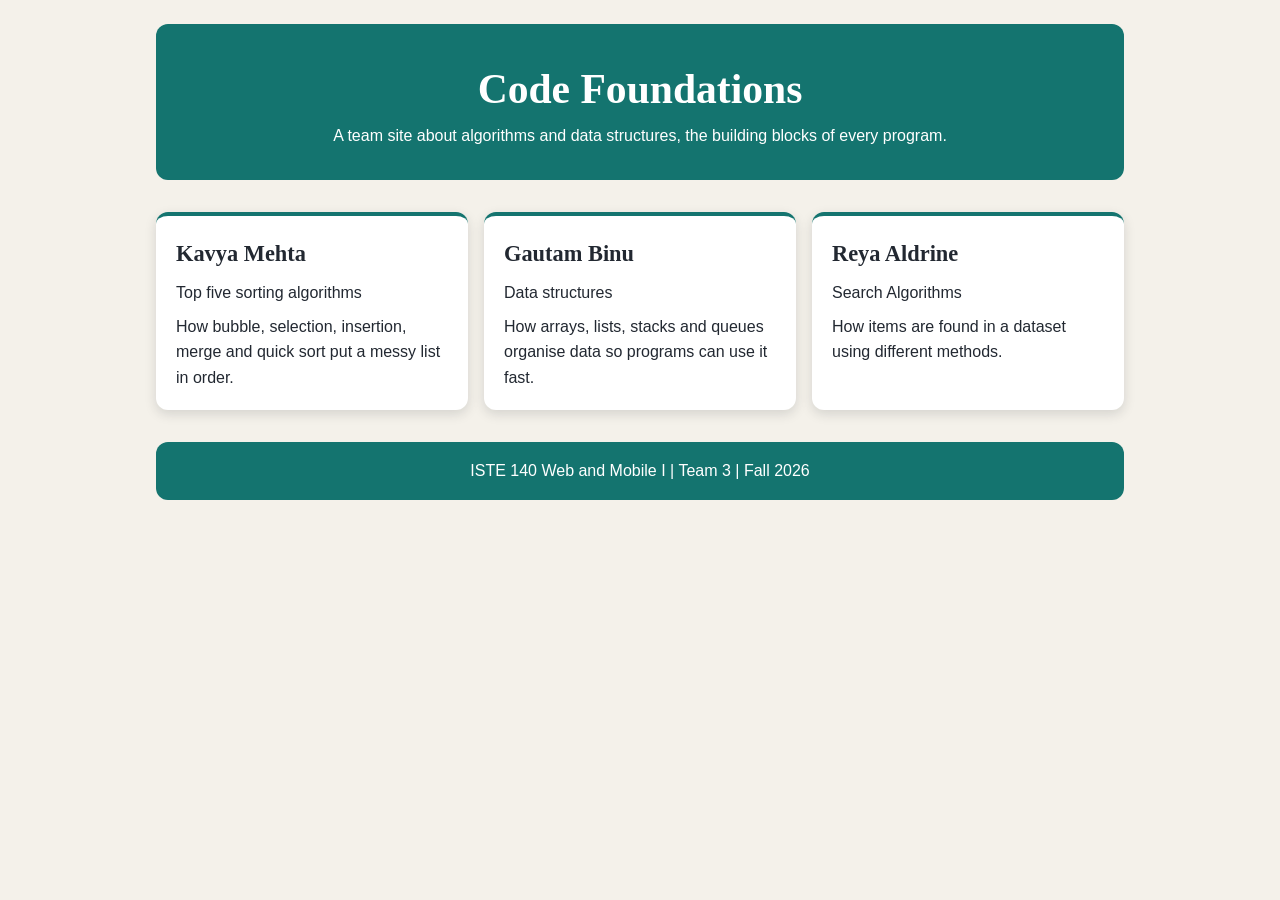
<file: index.html>
<!DOCTYPE html>
<!-- Team 3 home page -->
<html lang="en">
<head>
  <meta charset="utf-8">
  <meta name="viewport" content="width=device-width, initial-scale=1">
  <title>Code Foundations: Team 3</title>
  <link rel="stylesheet" href="index.css">
</head>
<body>
  <!-- one grid container holds the header, the member cards and the footer -->
  <div class="home">

    <header class="home-header">
      <h1>Code Foundations</h1>
      <p>A team site about algorithms and data structures, the building blocks of every program.</p>
    </header>

    <!-- one link card per team member -->
    <main class="members">
      <a class="member" href="kavya/kavya.html">
        <h2>Kavya Mehta</h2>
        <p>Top five sorting algorithms</p>
        <p>How bubble, selection, insertion, merge and quick sort put a messy list in order.</p>
      </a>
      <a class="member" href="gautam/gautam.html">
        <h2>Gautam Binu</h2>
        <p>Data structures</p>
        <p>How arrays, lists, stacks and queues organise data so programs can use it fast.</p>
      </a>
      <a class="member" href="reya/reya.html">
        <h2>Reya Aldrine</h2>
        <p>Search Algorithms</p>
        <p>How items are found in a dataset using different methods.</p>
      </a>
    </main>

    <footer class="home-footer">
      <p>ISTE 140 Web and Mobile I | Team 3 | Fall 2026</p>
    </footer>

  </div>
</body>
</html>
</file>
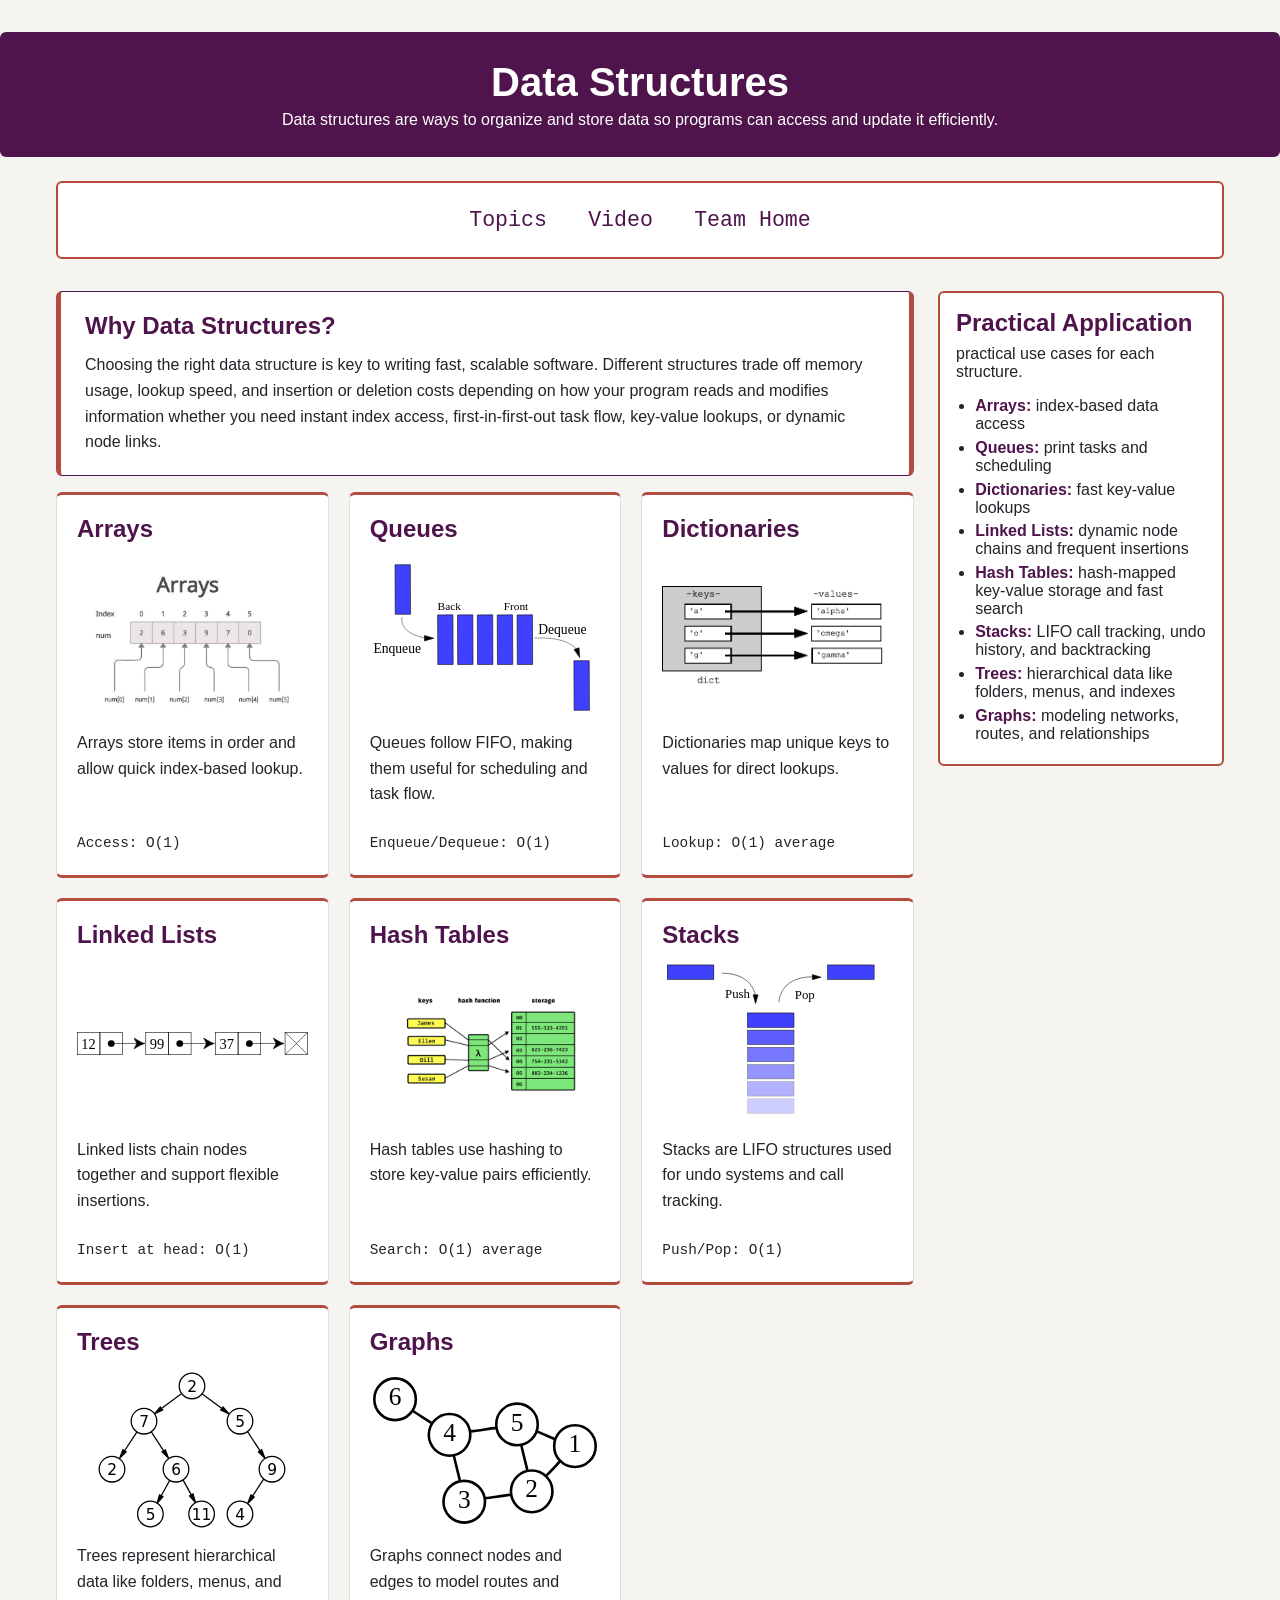
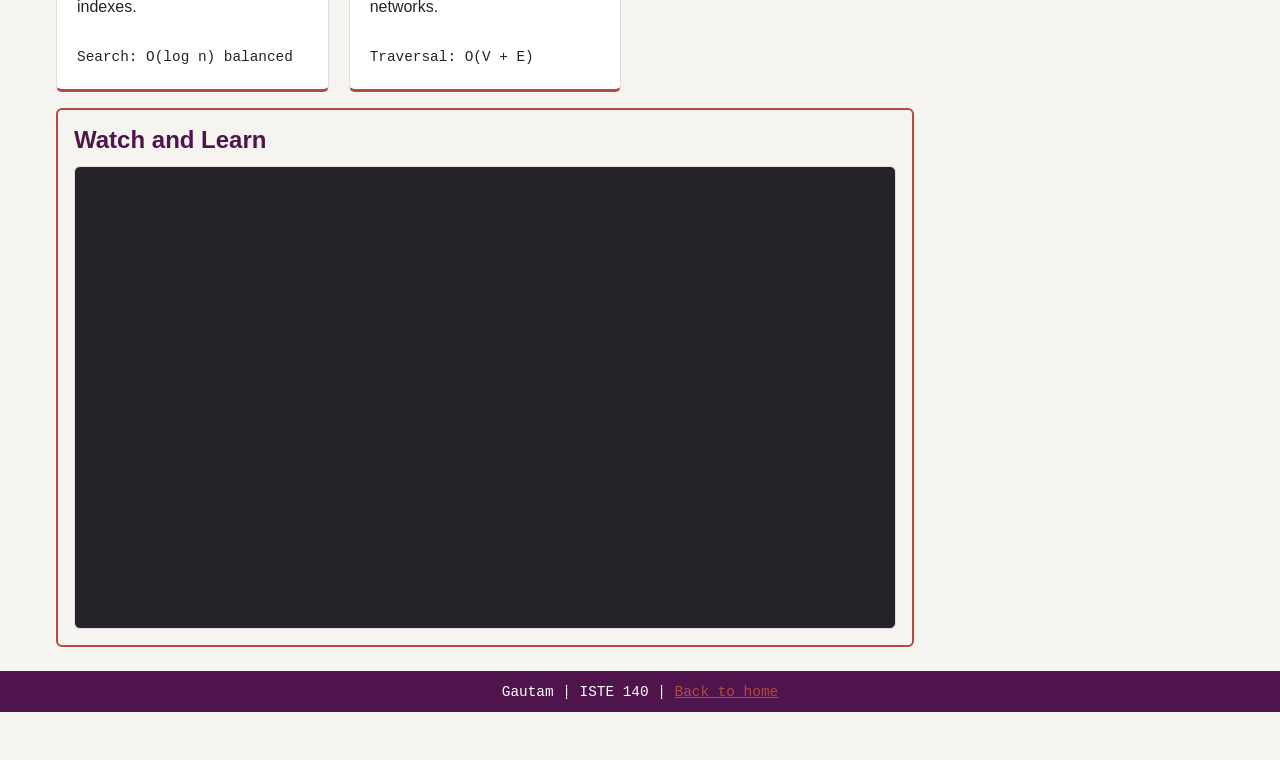
<file: gautam/gautam.html>
<!-- GAUTAM BINU - 430009508 - Team 3 -->
<!-- HTML document for the Gautam data structures page. -->

<!DOCTYPE html>
<html lang="en">
<head>
	<!-- Character encoding and responsive viewport settings. -->
	<meta charset="UTF-8">
	<meta name="viewport" content="width=device-width, initial-scale=1.0">
	<title>Gautam - Data Structures</title>
	<!-- Connects this page to its external stylesheet. -->
	<link rel="stylesheet" href="assets/css/gautam.css">
</head>
<body>
	<!-- CRAP: Grid creates alignment and a clear content structure. -->
	<main class="page">
		<!-- Hero introduction: Contrast uses purple and white. -->
		<header class="hero">
			<h1>Data Structures</h1>
			<p>
				Data structures are ways to organize and store data so programs can access
				and update it efficiently.
			</p>
		</header>

		<!-- Navigation links; repetition gives all links consistent styling. -->
		<nav class="top-nav" aria-label="Main navigation">
            <div id="nav-content">
			<a href="#topics">Topics</a>
			<a href="#video">Video</a>
			<a href="../index.html">Team Home</a>
            </div>
		</nav>

		<!-- Main content column: proximity keeps related topic information together. -->
		<section class="main-content">
			<!-- Introduction section highlights why structure choices matter. -->
			<section class="why-data-structures">
				<h2>Why Data Structures?</h2>
				<p>Choosing the right data structure is key to writing fast, scalable software. Different structures trade off memory usage, lookup speed, and insertion or deletion costs depending on how your program reads and modifies information whether you need instant index access, first-in-first-out task flow, key-value lookups, or dynamic node links.</p>
			</section>

			<!-- Two-column topic grid; each card follows the same repeated layout. -->
			<section class="topics" id="topics" aria-label="Data structure topics">
				<article class="card">
					<h2>Arrays</h2>
					<!-- Source: https://encrypted-tbn0.gstatic.com/images?q=tbn:ANd9GcQZkH6gpKKJIBrWOGnV715JqkT33BHIFEyxOYao2fsXyxzTXG-cB7Tj9M0&s=10 -->
					<img src="assets/img/array.jpg" alt="Array diagram">
					<p>Arrays store items in order and allow quick index-based lookup.</p>
					<p class="complexity">Access: O(1)</p>
				</article>

				<article class="card">
					<h2>Queues</h2>
					<!-- Source: https://upload.wikimedia.org/wikipedia/commons/5/52/Data_Queue.svg -->
					<img src="assets/img/data_queue.svg" alt="Queue diagram">
					<p>Queues follow FIFO, making them useful for scheduling and task flow.</p>
					<p class="complexity">Enqueue/Dequeue: O(1)</p>
				</article>

				<article class="card">
					<h2>Dictionaries</h2>
					<!-- Source: https://developers.google.com/static/edu/python/images/dict.png -->
					<img src="assets/img/dict.png" alt="Dictionary map diagram">
					<p>Dictionaries map unique keys to values for direct lookups.</p>
					<p class="complexity">Lookup: O(1) average</p>
				</article>

				<article class="card">
					<h2>Linked Lists</h2>
					<!-- Source: https://upload.wikimedia.org/wikipedia/commons/6/6d/Singly-linked-list.svg -->
					<img src="assets/img/singly_linked_list.svg" alt="Linked list diagram">
					<p>Linked lists chain nodes together and support flexible insertions.</p>
					<p class="complexity">Insert at head: O(1)</p>
				</article>

				<article class="card">
					<h2>Hash Tables</h2>
					<!-- Source: https://encrypted-tbn0.gstatic.com/images?q=tbn:ANd9GcT_YbtTptivn43xENTy34uURBOLG6KGq9XdWK5vSpH_A8HypD9dmowFmRb4&s=10 -->
					<img src="assets/img/hash.png" alt="Hash table diagram">
					<p>Hash tables use hashing to store key-value pairs efficiently.</p>
					<p class="complexity">Search: O(1) average</p>
				</article>

				<article class="card">
					<h2>Stacks</h2>
					<!-- Source: https://upload.wikimedia.org/wikipedia/commons/2/29/Data_stack.svg -->
					<img src="assets/img/data_stack.svg" alt="Stack diagram">
					<p>Stacks are LIFO structures used for undo systems and call tracking.</p>
					<p class="complexity">Push/Pop: O(1)</p>
				</article>

				<article class="card">
					<h2>Trees</h2>
					<!-- Source: https://upload.wikimedia.org/wikipedia/commons/f/f7/Binary_tree.svg -->
					<img src="assets/img/binary_tree.svg" alt="Tree diagram">
					<p>Trees represent hierarchical data like folders, menus, and indexes.</p>
					<p class="complexity">Search: O(log n) balanced</p>
				</article>

				<article class="card">
					<h2>Graphs</h2>
					<!-- Source: https://upload.wikimedia.org/wikipedia/commons/5/5b/6n-graf.svg -->
					<img src="assets/img/graf.svg" alt="Graph diagram">
					<p>Graphs connect nodes and edges to model routes and networks.</p>
					<p class="complexity">Traversal: O(V + E)</p>
				</article>
			</section>

			<!-- Video section provides a visual explanation of data structures. -->
			<section class="video-section" id="video" aria-label="Data structures video">
				<h2>Watch and Learn</h2>
				<div class="video-wrapper">
					<iframe width="560" height="315" src="https://www.youtube.com/embed/vVL6NFzr0Rg?si=HgJhHy-yZl5aAI7g" title="YouTube video player" allow="accelerometer; autoplay; clipboard-write; encrypted-media; gyroscope; picture-in-picture; web-share" referrerpolicy="strict-origin-when-cross-origin" allowfullscreen></iframe>
				</div>
			</section>
		</section>

		<!-- Sidebar: proximity groups practical examples beside the main content. -->
		<aside class="sidebar" aria-label="Sidebar">
			<h2>Practical Application</h2>
			<p>practical use cases for each structure.</p>
			<ul>
				<li><span class="term">Arrays:</span> index-based data access</li>
				<li><span class="term">Queues:</span> print tasks and scheduling</li>
				<li><span class="term">Dictionaries:</span> fast key-value lookups</li>
				<li><span class="term">Linked Lists:</span> dynamic node chains and frequent insertions</li>
				<li><span class="term">Hash Tables:</span> hash-mapped key-value storage and fast search</li>
				<li><span class="term">Stacks:</span> LIFO call tracking, undo history, and backtracking</li>
				<li><span class="term">Trees:</span> hierarchical data like folders, menus, and indexes</li>
				<li><span class="term">Graphs:</span> modeling networks, routes, and relationships</li>
			</ul>
		</aside>

		<!-- Footer provides alignment and a return link. -->
		<footer class="page-footer">
		  <p>Gautam | ISTE 140 | <a href="../index.html">Back to home</a></p>
		</footer>
	</main>
</body>
</html>
</file>
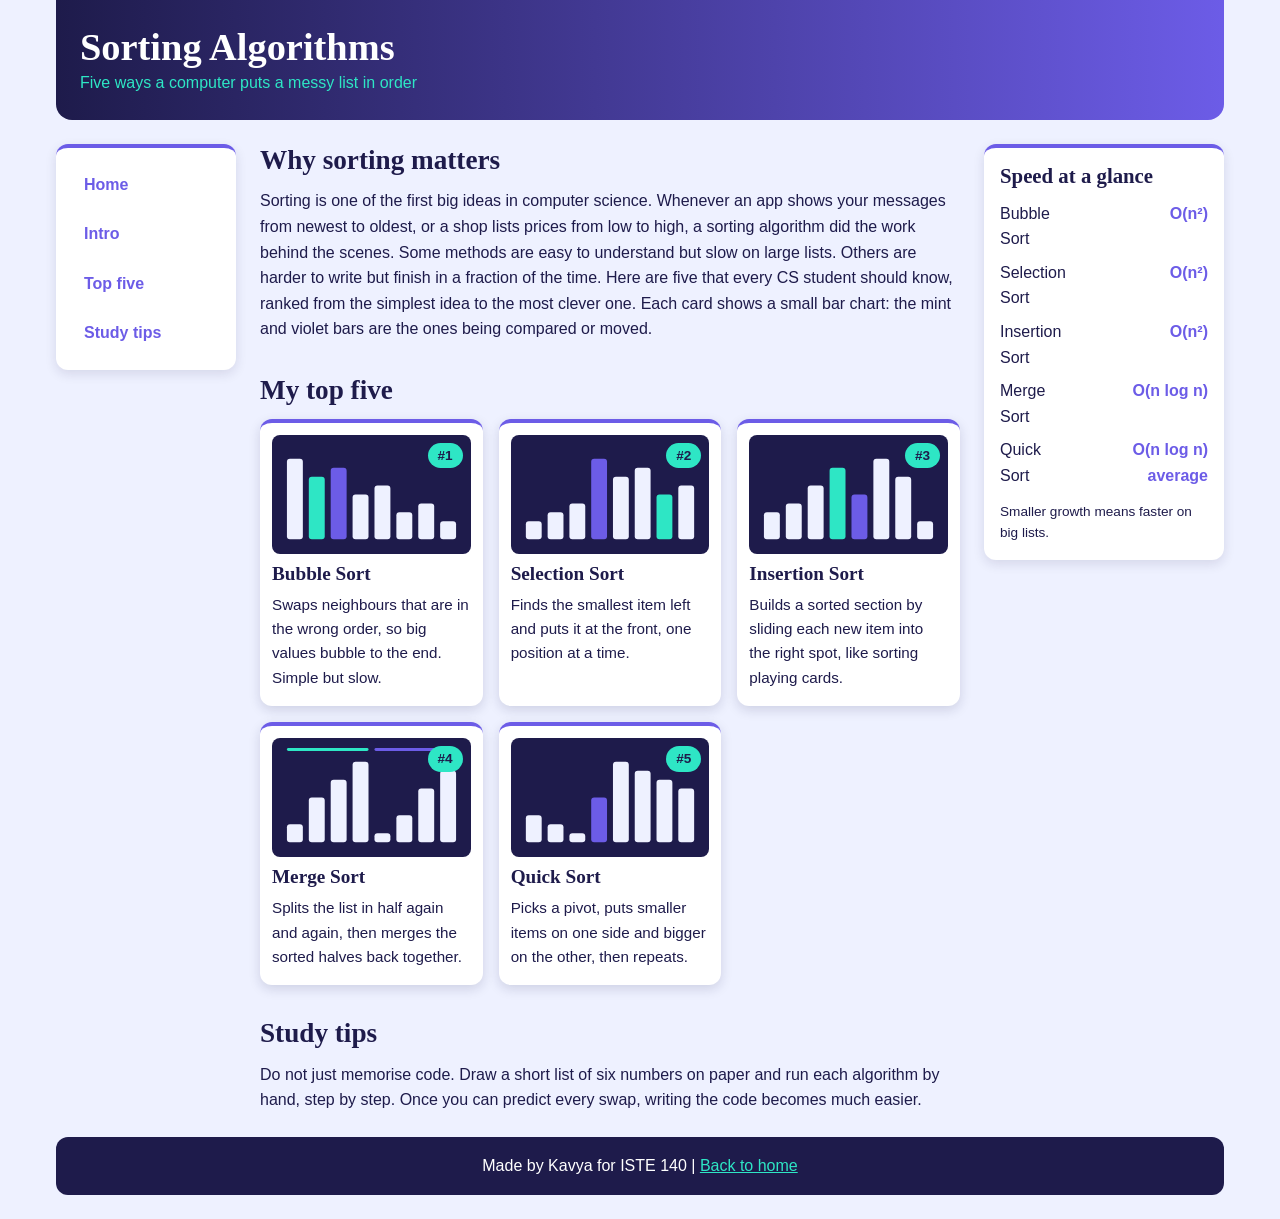
<file: Kavya/kavya.html>
<!DOCTYPE html>
<!-- Name: Kavya | Student ID: 413001957 | Team: 3 -->
<!-- all images are SVG bar charts I drew myself, so nothing needs a citation. -->
<html lang="en">
<head>
  <meta charset="utf-8">
  <meta name="viewport" content="width=device-width, initial-scale=1">
  <title>Sorting Algorithms: A Top Five Guide</title>
  <link rel="stylesheet" href="assets/css/kavya.css">
</head>
<body>
  <!-- one grid container holds header, nav, main, sidebar and footer -->
  <div class="page">

    <header class="site-header">
      <h1>Sorting Algorithms</h1>
      <p>Five ways a computer puts a messy list in order</p>
    </header>

    <!-- left column: navigation -->
    <nav class="site-nav" aria-label="Page navigation">
      <ul>
<li><a href="../index.html">Home</a></li>
        <li><a href="#intro">Intro</a></li>
        <li><a href="#algorithms">Top five</a></li>
        <li><a href="#tips">Study tips</a></li>
      </ul>
    </nav>

    <!-- middle column: main content -->
    <main class="site-main">
      <section id="intro">
        <h2>Why sorting matters</h2>
        <p>Sorting is one of the first big ideas in computer science. Whenever an app shows your messages from newest to oldest, or a shop lists prices from low to high, a sorting algorithm did the work behind the scenes. Some methods are easy to understand but slow on large lists. Others are harder to write but finish in a fraction of the time. Here are five that every CS student should know, ranked from the simplest idea to the most clever one. Each card shows a small bar chart: the mint and violet bars are the ones being compared or moved.</p>
      </section>

      <section id="algorithms">
        <h2>My top five</h2>
        <div class="cards">
          <article class="card">
            <span class="badge">#1</span>
            <img src="assets/img/bubble.svg" alt="Bar chart of a list being sorted by bubble sort, with two neighbouring bars highlighted">
            <h3>Bubble Sort</h3>
            <p>Swaps neighbours that are in the wrong order, so big values bubble to the end. Simple but slow.</p>
          </article>
          <article class="card">
            <span class="badge">#2</span>
            <img src="assets/img/selection.svg" alt="Bar chart showing selection sort picking the smallest remaining bar">
            <h3>Selection Sort</h3>
            <p>Finds the smallest item left and puts it at the front, one position at a time.</p>
          </article>
          <article class="card">
            <span class="badge">#3</span>
            <img src="assets/img/insertion.svg" alt="Bar chart showing insertion sort sliding a bar into its place">
            <h3>Insertion Sort</h3>
            <p>Builds a sorted section by sliding each new item into the right spot, like sorting playing cards.</p>
          </article>
          <article class="card">
            <span class="badge">#4</span>
            <img src="assets/img/merge.svg" alt="Bar chart split into two halves to show merge sort dividing a list">
            <h3>Merge Sort</h3>
            <p>Splits the list in half again and again, then merges the sorted halves back together.</p>
          </article>
          <article class="card">
            <span class="badge">#5</span>
            <img src="assets/img/quick.svg" alt="Bar chart with one highlighted pivot bar for quick sort">
            <h3>Quick Sort</h3>
            <p>Picks a pivot, puts smaller items on one side and bigger on the other, then repeats.</p>
          </article>
        </div>
      </section>

      <section id="tips">
        <h2>Study tips</h2>
        <p>Do not just memorise code. Draw a short list of six numbers on paper and run each algorithm by hand, step by step. Once you can predict every swap, writing the code becomes much easier.</p>
      </section>
    </main>

    <!-- right column: sidebar -->
    <aside class="site-aside">
      <h2>Speed at a glance</h2>
      <dl>
        <dt>Bubble Sort</dt>
        <dd>O(n²)</dd>
        <dt>Selection Sort</dt>
        <dd>O(n²)</dd>
        <dt>Insertion Sort</dt>
        <dd>O(n²)</dd>
        <dt>Merge Sort</dt>
        <dd>O(n log n)</dd>
        <dt>Quick Sort</dt>
        <dd>O(n log n) average</dd>
      </dl>
      <p class="note">Smaller growth means faster on big lists.</p>
    </aside>

    <footer class="site-footer">
      <p>Made by Kavya for ISTE 140 | <a href="../index.html">Back to home</a></p>
    </footer>

  </div>
</body>
</html>
</file>
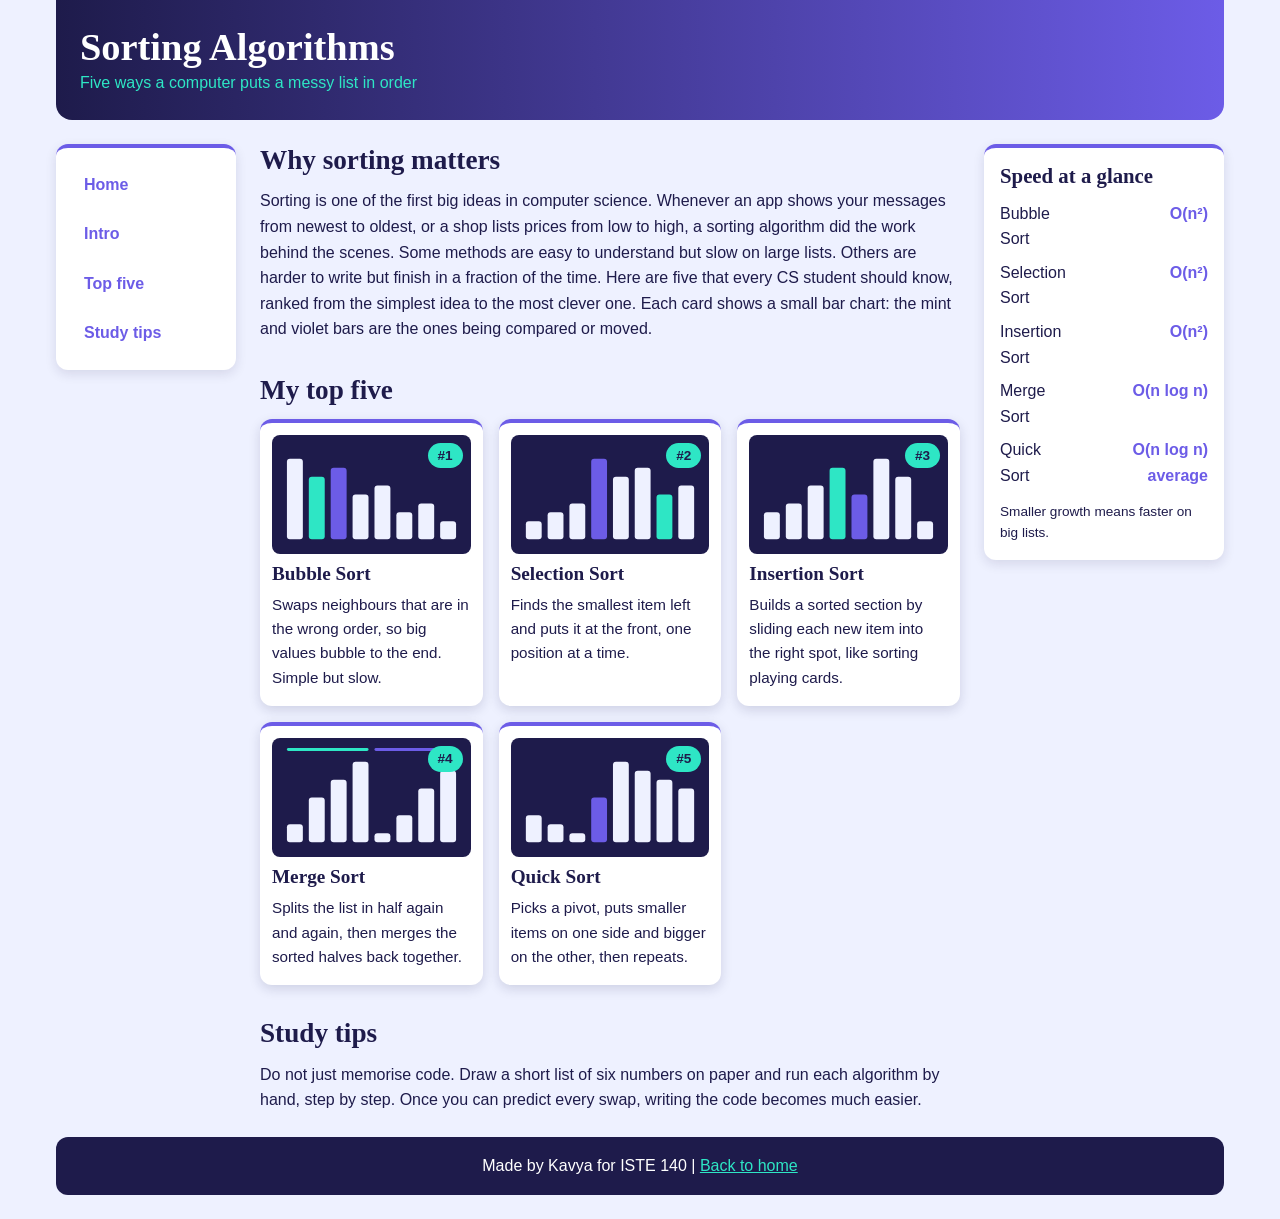
<file: kavya/kavya.html>
<!DOCTYPE html>
<!-- Name: Kavya Malav Mehta | Student ID: 413001957 | Team: 3 -->
<!-- all images are SVG bar charts I drew myself, so nothing needs a citation. -->
<html lang="en">
<head>
  <meta charset="utf-8">
  <meta name="viewport" content="width=device-width, initial-scale=1">
  <title>Sorting Algorithms: A Top Five Guide</title>
  <link rel="stylesheet" href="assets/css/kavya.css">
</head>
<body>
  <!-- one grid container holds header, nav, main, sidebar and footer -->
  <div class="page">

    <header class="site-header">
      <h1>Sorting Algorithms</h1>
      <p>Five ways a computer puts a messy list in order</p>
    </header>

    <!-- left column: navigation -->
    <nav class="site-nav" aria-label="Page navigation">
      <ul>
<li><a href="../index.html">Home</a></li>
        <li><a href="#intro">Intro</a></li>
        <li><a href="#algorithms">Top five</a></li>
        <li><a href="#tips">Study tips</a></li>
      </ul>
    </nav>

    <!-- middle column: main content -->
    <main class="site-main">
      <section id="intro">
        <h2>Why sorting matters</h2>
        <p>Sorting is one of the first big ideas in computer science. Whenever an app shows your messages from newest to oldest, or a shop lists prices from low to high, a sorting algorithm did the work behind the scenes. Some methods are easy to understand but slow on large lists. Others are harder to write but finish in a fraction of the time. Here are five that every CS student should know, ranked from the simplest idea to the most clever one. Each card shows a small bar chart: the mint and violet bars are the ones being compared or moved.</p>
      </section>

      <section id="algorithms">
        <h2>My top five</h2>
        <div class="cards">
          <article class="card">
            <span class="badge">#1</span>
            <img src="assets/img/bubble.svg" alt="Bar chart of a list being sorted by bubble sort, with two neighbouring bars highlighted">
            <h3>Bubble Sort</h3>
            <p>Swaps neighbours that are in the wrong order, so big values bubble to the end. Simple but slow.</p>
          </article>
          <article class="card">
            <span class="badge">#2</span>
            <img src="assets/img/selection.svg" alt="Bar chart showing selection sort picking the smallest remaining bar">
            <h3>Selection Sort</h3>
            <p>Finds the smallest item left and puts it at the front, one position at a time.</p>
          </article>
          <article class="card">
            <span class="badge">#3</span>
            <img src="assets/img/insertion.svg" alt="Bar chart showing insertion sort sliding a bar into its place">
            <h3>Insertion Sort</h3>
            <p>Builds a sorted section by sliding each new item into the right spot, like sorting playing cards.</p>
          </article>
          <article class="card">
            <span class="badge">#4</span>
            <img src="assets/img/merge.svg" alt="Bar chart split into two halves to show merge sort dividing a list">
            <h3>Merge Sort</h3>
            <p>Splits the list in half again and again, then merges the sorted halves back together.</p>
          </article>
          <article class="card">
            <span class="badge">#5</span>
            <img src="assets/img/quick.svg" alt="Bar chart with one highlighted pivot bar for quick sort">
            <h3>Quick Sort</h3>
            <p>Picks a pivot, puts smaller items on one side and bigger on the other, then repeats.</p>
          </article>
        </div>
      </section>

      <section id="tips">
        <h2>Study tips</h2>
        <p>Do not just memorise code. Draw a short list of six numbers on paper and run each algorithm by hand, step by step. Once you can predict every swap, writing the code becomes much easier.</p>
      </section>
    </main>

    <!-- right column: sidebar -->
    <aside class="site-aside">
      <h2>Speed at a glance</h2>
      <dl>
        <dt>Bubble Sort</dt>
        <dd>O(n²)</dd>
        <dt>Selection Sort</dt>
        <dd>O(n²)</dd>
        <dt>Insertion Sort</dt>
        <dd>O(n²)</dd>
        <dt>Merge Sort</dt>
        <dd>O(n log n)</dd>
        <dt>Quick Sort</dt>
        <dd>O(n log n) average</dd>
      </dl>
      <p class="note">Smaller growth means faster on big lists.</p>
    </aside>

    <footer class="site-footer">
      <p>Made by Kavya for ISTE 140 | <a href="../index.html">Back to home</a></p>
    </footer>

  </div>
</body>
</html>
</file>
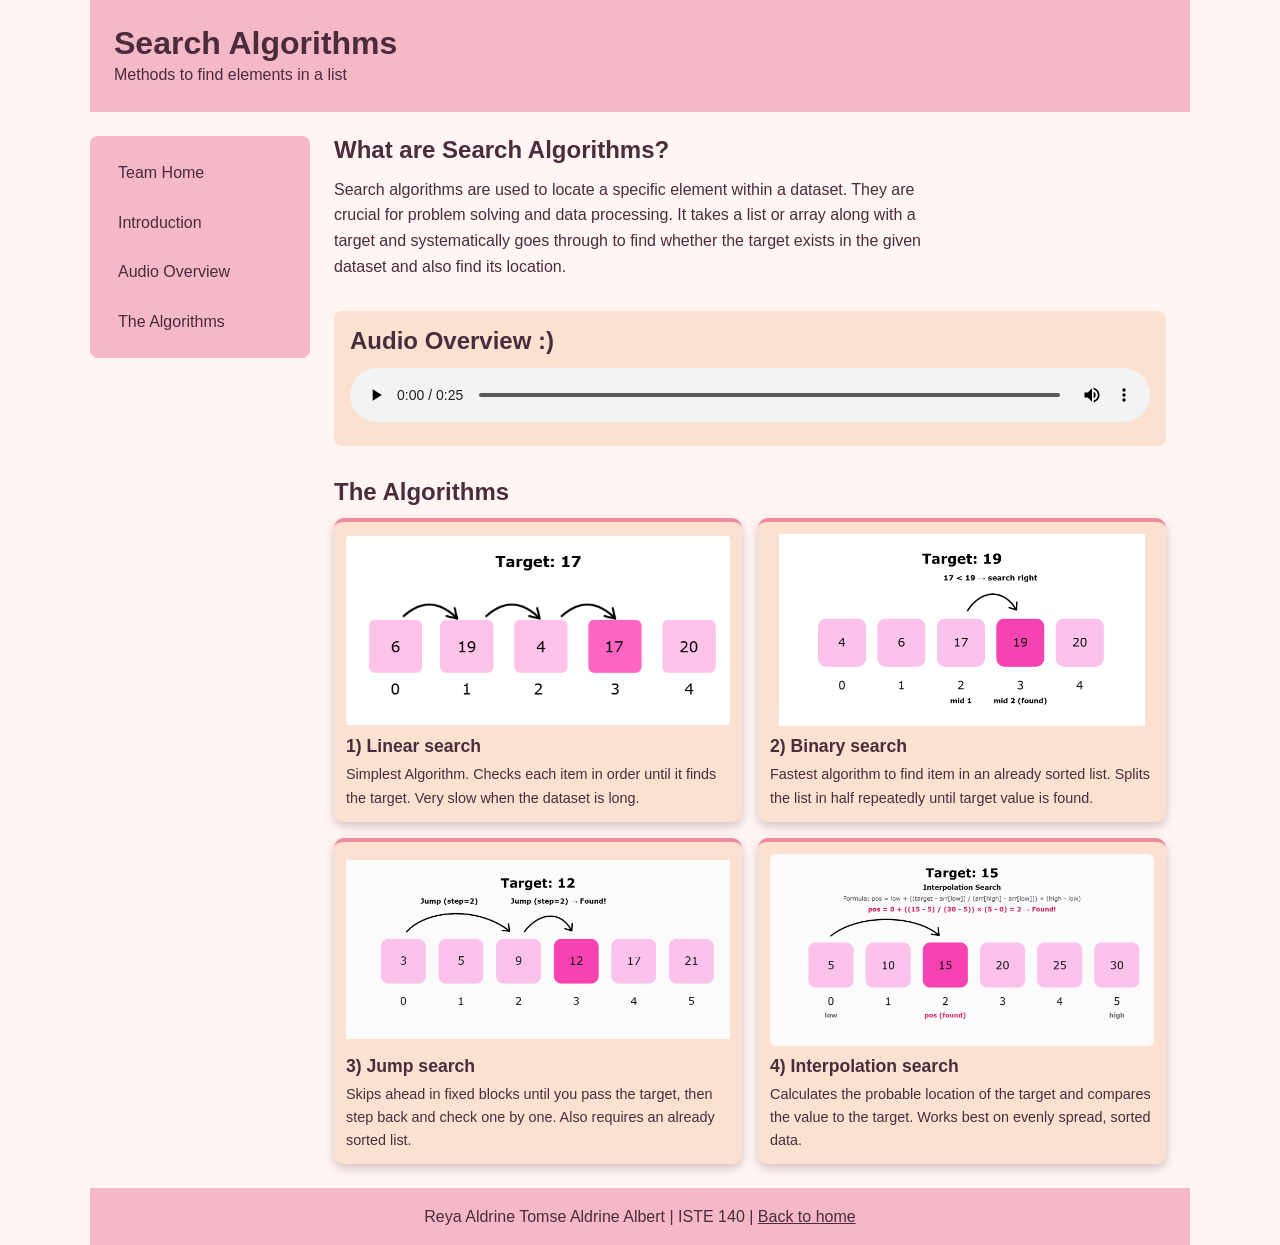
<file: reya/reya.html>
<!-- Name: Reya Aldrine Tomse | UID: 748006484 | Team 3 -->
<!-- The audio element used is my own recording. The images are my own and was created using Canva -->


<!DOCTYPE html>
<html lang="en">
<head>
  <meta charset="utf-8">
  <meta name="viewport" content="width=device-width, initial-scale=1">
  <title> Reya: Search Algorithms </title>
  <link rel="stylesheet" href="assets/css/reya.css">
</head>

<body>
<!-- One grid container holds the header, nav, main area and footer -->
<div class="page">

  <header class="page-header">
    <h1>Search Algorithms</h1>
    <p>Methods to find elements in a list</p>
  </header>

  <!-- Left-hand navigation: first link returns to the team home page -->
  <nav class="page-nav" aria-label="Main navigation">
    <ul>
      <li><a href="../index.html">Team Home</a></li>
      <li><a href="#intro">Introduction</a></li>
      <li><a href="#listen">Audio Overview</a></li>
      <li><a href="#algorithms">The Algorithms</a></li>
    </ul>
  </nav>

  <main class="page-main">
    <section id="intro">
      <h2>What are Search Algorithms?</h2>
      <p> Search algorithms are used to locate a specific element within a dataset. They are crucial for problem solving and data processing. It takes a list or array along with a target and systematically goes through to find whether the target exists in the given dataset and also find its location.  </p>
    </section>

    <section id="listen" class="listen">
      <h2>Audio Overview :) </h2>
      <audio controls>
        <source src="assets/audio/intro.mp3" type="audio/mpeg">
        Your browser does not support the audio element.
      </audio>
    </section>

    <section id="algorithms">
      <h2>The Algorithms</h2>

      <div class="cards">
        <article class="card">
          <img src="assets/images/linear.png" alt="A row of boxes with an arrow checking each box from left to right">
          <h3>1) Linear search</h3>
          <p>Simplest Algorithm. Checks each item in order until it finds the target. Very slow when the dataset is long.</p>
        </article>

        <article class="card">
          <img src="assets/images/binary.png" alt="A row of sorted boxes with the middle box highlighted and the right half crossed out">
          <h3>2) Binary search</h3>
          <p>Fastest algorithm to find item in an already sorted list. Splits the list in half repeatedly until target value is found. </p>
        </article>

        <article class="card">
          <img src="assets/images/jump.png" alt="A row of boxes with arrows jumping over blocks of three">
          <h3>3) Jump search</h3>
          <p>Skips ahead in fixed blocks until you pass the target, then step back and check one by one. Also requires an already sorted list.</p>
        </article>

        <article class="card">
          <img src="assets/images/interpolation.png" alt="A row of boxes with an arrow pointing to a guessed position near the end">
          <h3>4) Interpolation search</h3>
          <p>Calculates the probable location of the target and compares the value to the target. Works best on evenly spread, sorted data.</p>
        </article>

      </div>
    </section>
  </main>

  <footer class="page-footer">
    <p>Reya Aldrine Tomse Aldrine Albert | ISTE 140 | <a href="../index.html">Back to home</a></p>
  </footer>

</div>
</body>
</html>
</file>
<file: index.css>
/* Team 3 home page stylesheet 
   Colours used (only these):
   Charcoal #222831 - text
   Paper    #F4F1EA - page background
   Teal     #14746F - header, footer, card top border, hover background
   White    #FFFFFF - cards, and text on teal
   Fonts: Georgia (headings), Arial (body)
*/

/* Reset: removes default browser spacing */
* {
  box-sizing: border-box;
  margin: 0;
  padding: 0;
}

/* Page background and body text; CONTRAST: dark text on a light background */
body {
  background: #F4F1EA;
  color: #222831;
  font-family: Arial, sans-serif;
  line-height: 1.6;
}

/* Grid container: header, cards and footer stacked in one column with space between groups (PROXIMITY) */
.home {
  display: grid;
  gap: 32px;
  max-width: 1000px;
  margin: 0 auto;
  padding: 24px 16px;
}

/* Header: teal with white text for strong contrast */
.home-header {
  background: #14746F;
  color: #FFFFFF;
  padding: 32px 24px;
  border-radius: 12px;
  text-align: center;
}

/* Headings use the serif font everywhere (REPETITION) */
h1, h2 {
  font-family: Georgia, "Times New Roman", serif;
}

/* Site name size */
.home-header h1 {
  font-size: 2.6rem;
}

/* Card grid: auto-fit puts as many cards in a row as fit, each at least 220px wide */
.members {
  display: grid;
  grid-template-columns: repeat(auto-fit, minmax(220px, 1fr));
  gap: 16px;
}

/* REPETITION: every member card has the same colours, padding, corners and shadow.
   The whole card is a link; it lines up with the same edges as the header. */
.member {
  display: grid;
  gap: 8px;
  align-content: start;
  background: #FFFFFF;
  color: #222831;
  padding: 20px;
  border-radius: 12px;
  border-top: 4px solid #14746F;
  box-shadow: 0 4px 12px rgba(34, 40, 49, 0.15);
  text-decoration: none;
}

/* Hover: the card background turns teal with white text */
.member:hover {
  background: #14746F;
  color: #FFFFFF;
}

/* Member name size */
.member h2 {
  font-size: 1.4rem;
}

/* Footer: same teal colour as the header so the page is framed top and bottom */
.home-footer {
  background: #14746F;
  color: #FFFFFF;
  padding: 16px 24px;
  border-radius: 12px;
  text-align: center;
}
</file>
<file: gautam/assets/css/gautam.css>
/* GAUTAM BINU - 430009508 - Team 3 */

/*
	COLOUR LIST 
	#4E144B - deep purple: hero, footer, headings, links, sidebar terms
	#B34B3E - brick red: borders and accents
	#26222A - near-black: body text and video background
	#E2DDD8 - warm grey: soft borders and hover outlines
	#F6F4F1 - off-white: page background
	#FFFFFF - white: card, nav, sidebar and hero/footer text backgrounds
*/

/* Reset: removes browser default spacing so every element sizes the same way. */
* {
	box-sizing: border-box; /* padding and border count inside the width, so boxes don't overflow */
	margin: 0;              /* clears default browser margins */
	padding: 0;             /* clears default browser padding */
}

/* CONTRAST: dark near-black text on an off-white page keeps reading easy. */
body {
	font-family: Arial, sans-serif; /* clean sans-serif font with a safe fallback */
	color: #26222A;                 /* default text colour for the whole page */
	background: #F6F4F1;            /* soft page background behind all the white boxes */
}

/* ALIGNMENT: a two-column grid lines up the header, nav, main, sidebar and footer. */
.page {
	max-width: 1200px;            /* stops the layout from stretching too wide on big screens */
	margin: 0 auto;               /* centres the page horizontally */
	padding: 2rem 1rem 3rem;      /* space around the edges: top, sides, bottom */
	display: grid;                /* turns the page into a grid container */
	gap: 1.5rem;                  /* even space between all grid rows and columns */
	grid-template-columns: 3fr 1fr; /* main column is 3x wider than the sidebar */
}

/* CONTRAST: white text on deep purple makes the title stand out; it spans the full grid width. */
.hero {
	grid-column: 1 / -1;              /* spans from the first column line to the last */
	grid-row: 1;                      /* sits on the first row */
	background: #4E144B;
	color: #FFFFFF;
	border-radius: 6px;
	padding: 1.75rem;
	text-align: center;
	width: 100vw;                     /* stretches to the full browser width */
	margin-left: calc(50% - 50vw);    /* pulls the box out so it touches both screen edges */
	margin-right: calc(50% - 50vw);
}

/* CONTRAST: the title is the largest text on the page so it is read first. */
.hero h1 {
	font-size: 40px;       /* biggest text on the page */
	margin-bottom: 0.4rem; /* small gap before the intro paragraph */
}

/* ALIGNMENT: the navigation bar sits on its own row and centres its links. */
.top-nav {
	grid-column: 1 / -1;  /* full width row */
	grid-row: 2;          /* sits directly under the hero */
	display: grid;
	place-items: center;  /* centres the links both vertically and horizontally */
	min-height: 78px;     /* keeps the bar a comfortable height */
	padding: 1rem 1.2rem;
	background: #FFFFFF;
	border: 2.5px solid #B34B3E;
	border-radius: 6px;
	margin-bottom: 0.5rem;
}

/* ALIGNMENT: the links sit in one centred row with even gaps. */
#nav-content {
	display: grid;
	grid-auto-flow: column; /* places each link side by side in a row */
	justify-content: center;
	align-items: center;
	gap: 0.75rem;           /* even space between links */
}

/* REPETITION: every nav link shares the same font, colour, padding and corners. */
.top-nav a {
	text-decoration: none;          /* removes the default underline */
	font-family: monospace;
	font-size: 1.35rem;
	color: #4E144B;
	padding: 0.4rem 0.85rem;        /* makes each link a bigger click target */
	border: 1px solid transparent;  /* invisible border reserves space so hover doesn't shift the layout */
	border-radius: 4px;
}

/* REPETITION: all nav links show the same grey outline on hover. */
.top-nav a:hover {
	border-color: #E2DDD8; /* reveals the border when the mouse is over a link */
}

/* ALIGNMENT: the main column sits in the left grid column under the nav. */
.main-content {
	grid-column: 1; /* left column */
	grid-row: 3;    /* third row, beside the sidebar */
	display: grid;
	gap: 1rem;      /* space between intro, cards and video */
}

/* REPETITION: the topic cards sit in an auto-fit grid with equal gaps. If 200px becomes 300px, each card must be wider, so fewer fit per row and the cards wrap to the next row sooner. */
.topics {
	display: grid;
	grid-template-columns: repeat(auto-fit, minmax(200px, 1fr)); /* as many columns as fit, each at least 200px wide */
	gap: 20px;
}

/* REPETITION: every card shares the same border, padding and corners. */
.card {
	display: grid;
	grid-template-rows: auto auto 1fr auto; /* heading, image, description (stretches), complexity label */
	background: #FFFFFF;
	border: 1px solid #E2DDD8;
	border-top: 3px solid #B34B3E;          /* thicker red accent on top... */
	border-bottom: 3px solid #B34B3E;       /* ...and bottom */
	border-radius: 6px;
	padding: 20px;
}

/* REPETITION: every card image is the same height and fits without cropping. */
.card img {
	width: 100%;
	height: 160px;          /* fixed height so all cards line up */
	object-fit: contain;    /* scales the image to fit without cutting or stretching it */
	margin: 0.5rem 0 0.8rem;
}

/* REPETITION: every card heading uses the same purple and weight. */
.card h2 {
	color: #4E144B;
	font-weight: 600;
	margin-bottom: 0.4rem;
}

/* CONTRAST: dark card text with taller line spacing stays easy to read on white. */
.card p {
	color: #26222A;
	line-height: 1.6; /* extra space between lines of text */
}

/* REPETITION: every complexity label uses the same monospace style and purple. */
.complexity {
	margin-top: 0.8rem;
	padding-top: 0.8rem;
	font-family: monospace; /* code-style font suits the Big-O notation */
	font-size: 0.9rem;
	color: #4E144B;
}

/* PROXIMITY: the border and padding group the video content into its own section. */
.video-section {
	border: 2.5px solid #B34B3E;
	border-radius: 6px;
	padding: 1rem;
}

/* ALIGNMENT: the heading sits directly above the video, in the same purple as other headings. */
.video-section h2 {
	margin-bottom: 0.8rem;
	color: #4E144B;
}

/* ALIGNMENT: the video keeps a 16:9 shape and fills the section width. */
.video-wrapper {
	width: 100%;
	aspect-ratio: 16 / 9;  /* keeps the standard widescreen video shape */
	min-height: 420px;     /* prevents the video from getting too small */
	border: 1px solid #E2DDD8;
	border-radius: 6px;
	overflow: hidden;      /* clips the video to the rounded corners */
	background: #26222A;   /* dark backdrop while the video loads */
}

/* ALIGNMENT: the embedded video fills its wrapper with no extra border. */
.video-wrapper iframe {
	width: 100%;
	height: 100%;
	border: 0; /* removes the default iframe border */
}

/* PROXIMITY: the intro heading and paragraph sit close together in one framed box. */
.why-data-structures {
	background: #FFFFFF;
	border: 1px solid #4E144B;
	border-left: 5px solid #B34B3E;  /* thick red edges frame the intro */
	border-right: 5px solid #B34B3E;
	border-radius: 6px;
	padding: 1.25rem 1.5rem;
}

/* REPETITION: the intro heading uses the same purple as every other heading. */
.why-data-structures h2 {
	color: #4E144B;
	margin-bottom: 0.75rem;
}

/* CONTRAST: taller line spacing keeps the intro paragraph readable. */
.why-data-structures p {
	line-height: 1.6;
}

/* PROXIMITY: the practical uses are grouped in one boxed sidebar beside the main content. */
.sidebar {
	grid-column: 2;       /* right column */
	grid-row: 3;          /* same row as the main content */
	background: #FFFFFF;
	border: 2.5px solid #B34B3E;
	border-radius: 6px;
	padding: 1rem;
	height: fit-content;  /* box is only as tall as its content instead of stretching to match main */
}

/* REPETITION: the sidebar heading uses the same purple as every other heading. */
.sidebar h2 {
	color: #4E144B;
	margin-bottom: 0.5rem;
}

/* PROXIMITY: spacing below the intro line separates it from the list. */
.sidebar p {
	margin-bottom: 1rem;
}

/* ALIGNMENT: the list is indented so the bullets line up under the heading. */
.sidebar ul {
	padding-left: 1.2rem; /* room for the bullet points */
	margin-top: 1rem;
}

/* PROXIMITY: equal spacing between list items keeps them grouped but readable. */
.sidebar li {
	margin-bottom: 0.35rem;
}

/* CONTRAST: bold purple terms stand out from the plain description text. */
.sidebar .term {
	color: #4E144B;
	font-weight: 700; /* bold */
}

/* ALIGNMENT: the footer spans the full width on the last grid row and centres its text. */
.page-footer {
	grid-column: 1 / -1;            /* full width row */
	grid-row: 4;                    /* last row, under main and sidebar */
	background: #4E144B;
	color: #FFFFFF;
	padding: 0.8rem 1rem;
	font-family: monospace;
	font-size: 0.9rem;
	text-align: center;
	width: 100vw;                   /* stretches to the full browser width */
	margin-left: calc(50% - 50vw);  /* pulls the box out so it touches both screen edges */
	margin-right: calc(50% - 50vw);
}

/* REPETITION: the footer link uses the same brick red accent as the borders. */
.page-footer a {
	color: #B34B3E;
}
</file>
<file: Kavya/assets/css/kavya.css>
/* Name: Kavya | Student ID: 413001957 | Team: 3
   Colours used on this page:
   Midnight indigo #1E1B4B  - header, footer, text
   Cloud           #EEF1FF  - page background
   Snow            #FFFFFF  - cards and panels
   Violet          #6C5CE7  - accents, links, card top border
   Mint            #2EE6C5  - badges and hover highlights
   Fonts: Georgia (headings), Segoe UI / Arial (body)
*/

/* Reset: removes default browser spacing so I control all of it */
* {
  box-sizing: border-box;
  margin: 0;
  padding: 0;
}

/* Page background and body font; CONTRAST: dark text on a light background */
body {
  background: #EEF1FF;
  color: #1E1B4B;
  font-family: "Segoe UI", Arial, sans-serif;
  line-height: 1.6;
}

/* Main grid container: 3 columns (nav, main, sidebar) and a gap between regions.
   minmax lets the side columns shrink a little on narrow windows, and the middle column uses minmax(0, 1fr) so it can shrink too. */
.page {
  display: grid;
  grid-template-columns: minmax(120px, 180px) minmax(0, 1fr) minmax(140px, 240px);
  gap: 24px;
  max-width: 1200px;
  margin: 0 auto;
  padding: 0 16px 24px;
}

/* Header spans all 3 columns in row 1 and stays at the top when scrolling (finishing touch 1) */
.site-header {
  grid-column: 1 / 4;
  grid-row: 1;
  position: sticky;
  top: 0;
  z-index: 10;
  background: linear-gradient(90deg, #1E1B4B, #6C5CE7);
  color: #FFFFFF;
  padding: 24px;
  border-radius: 0 0 16px 16px;
}

/* CONTRAST: big serif headings stand out clearly from the small sans-serif body text */
h1, h2, h3 {
  font-family: Georgia, "Times New Roman", serif;
  line-height: 1.2;
}

/* Header title size */
.site-header h1 {
  font-size: 2.4rem;
}

/* Header subtitle in mint so it pops against the dark gradient */
.site-header p {
  color: #2EE6C5;
}

/* Nav sits in column 1, row 2 */
.site-nav {
  grid-column: 1;
  grid-row: 2;
  align-self: start;
  background: #FFFFFF;
  padding: 16px;
  border-radius: 12px;
  border-top: 4px solid #6C5CE7;
  box-shadow: 0 4px 12px rgba(30, 27, 75, 0.12);
}

/* Nav list: a grid with one link per row, with a small gap */
.site-nav ul {
  display: grid;
  gap: 8px;
  list-style: none;
}

/* Nav links fill the whole row so they are easy to click */
.site-nav a {
  display: block;
  padding: 8px 12px;
  border-radius: 8px;
  color: #6C5CE7;
  font-weight: 600;
  text-decoration: none;
}

/* Hover highlight in mint */
.site-nav a:hover {
  background: #2EE6C5;
  color: #1E1B4B;
}

/* Main content sits in the middle column, row 2 */
.site-main {
  grid-column: 2;
  grid-row: 2;
  display: grid;
  gap: 32px;
}

/* PROXIMITY: a heading is close to its own text, and big gaps separate the sections */
.site-main section {
  display: grid;
  gap: 12px;
}

/* Section headings in violet-free ink colour, same size everywhere (REPETITION) */
.site-main h2 {
  font-size: 1.7rem;
}

/* Card grid: auto-fit makes as many columns as fit, each at least 200px wide.
   If I change 200px to 300px, each card has to be wider, so fewer fit in a row
   and the cards wrap onto the next row sooner. */
.cards {
  display: grid;
  grid-template-columns: repeat(auto-fit, minmax(200px, 1fr));
  gap: 16px;
}

/* REPETITION: every card has the same white background, radius, padding and top border.
   Rounded corners and a soft shadow are my finishing touch 2. */
.card {
  position: relative;
  display: grid;
  gap: 8px;
  align-content: start;
  background: #FFFFFF;
  padding: 12px 12px 16px;
  border-radius: 12px;
  border-top: 4px solid #6C5CE7;
  box-shadow: 0 4px 12px rgba(30, 27, 75, 0.15);
  transition: transform 0.2s;
}

/* Card grows a little on hover (finishing touch 3) */
.card:hover {
  transform: scale(1.04);
}

/* Card images fill the card width so all edges line up (ALIGNMENT) */
.card img {
  width: 100%;
  height: auto;
  display: block;
  border-radius: 8px;
}

/* Small mint badge in the corner of each card */
.badge {
  position: absolute;
  top: 20px;
  right: 20px;
  background: #2EE6C5;
  color: #1E1B4B;
  font-weight: 700;
  font-size: 0.85rem;
  padding: 2px 10px;
  border-radius: 999px;
}

/* Card heading size */
.card h3 {
  font-size: 1.2rem;
}

/* Card text is a little smaller than normal text */
.card p {
  font-size: 0.95rem;
}

/* Sidebar sits in column 3, row 2 and looks like the nav panel (REPETITION of colours and shadow) */
.site-aside {
  grid-column: 3;
  grid-row: 2;
  align-self: start;
  display: grid;
  gap: 12px;
  background: #FFFFFF;
  padding: 16px;
  border-radius: 12px;
  border-top: 4px solid #6C5CE7;
  box-shadow: 0 4px 12px rgba(30, 27, 75, 0.12);
}

/* Sidebar heading size */
.site-aside h2 {
  font-size: 1.3rem;
}

/* Definition list as a 2 column grid: algorithm name on the left, speed on the right */
.site-aside dl {
  display: grid;
  grid-template-columns: 1fr auto;
  gap: 8px 12px;
}

/* Speed values in violet bold so they stand out from the names */
.site-aside dd {
  color: #6C5CE7;
  font-weight: 700;
  text-align: right;
}

/* Small note under the list */
.site-aside .note {
  font-size: 0.85rem;
}

/* Footer spans all 3 columns in the last row */
.site-footer {
  grid-column: 1 / 4;
  grid-row: 3;
  background: #1E1B4B;
  color: #FFFFFF;
  padding: 16px 24px;
  border-radius: 12px;
  text-align: center;
}

/* Footer link in mint on the dark background */
.site-footer a {
  color: #2EE6C5;
}
</file>
<file: kavya/assets/css/kavya.css>
/* Name: Kavya | Student ID: 413001957 | Team: 3
   Colours used on this page:
   Midnight indigo #1E1B4B  - header, footer, text
   Cloud           #EEF1FF  - page background
   Snow            #FFFFFF  - cards and panels
   Violet          #6C5CE7  - accents, links, card top border
   Mint            #2EE6C5  - badges and hover highlights
   Fonts: Georgia (headings), Segoe UI / Arial (body)
*/

/* Reset: removes default browser spacing so I control all of it */
* {
  box-sizing: border-box;
  margin: 0;
  padding: 0;
}

/* CONTRAST: dark indigo text on the light cloud background keeps the page easy to read */
body {
  background: #EEF1FF;
  color: #1E1B4B;
  font-family: "Segoe UI", Arial, sans-serif;
  line-height: 1.6;
}

/* Main grid container: 3 columns (nav, main, sidebar) and a gap between regions.
   minmax lets the side columns shrink a little on narrow windows, and the middle column uses minmax(0, 1fr) so it can shrink too. */
.page {
  display: grid;
  grid-template-columns: minmax(120px, 180px) minmax(0, 1fr) minmax(140px, 240px);
  gap: 24px;
  max-width: 1200px;
  margin: 0 auto;
  padding: 0 16px 24px;
}

/* Header spans all 3 columns in row 1 and stays at the top when scrolling (finishing touch 1) */
.site-header {
  grid-column: 1 / 4;
  grid-row: 1;
  position: sticky;
  top: 0;
  z-index: 10;
  background: linear-gradient(90deg, #1E1B4B, #6C5CE7);
  color: #FFFFFF;
  padding: 24px;
  border-radius: 0 0 16px 16px;
}

/* CONTRAST: big serif headings stand out clearly from the small sans-serif body text */
h1, h2, h3 {
  font-family: Georgia, "Times New Roman", serif;
  line-height: 1.2;
}

/* Header title size */
.site-header h1 {
  font-size: 2.4rem;
}

/* COLOUR: the mint subtitle pops against the dark indigo-to-violet gradient */
.site-header p {
  color: #2EE6C5;
}

/* Nav sits in column 1, row 2 */
.site-nav {
  grid-column: 1;
  grid-row: 2;
  align-self: start;
  background: #FFFFFF;
  padding: 16px;
  border-radius: 12px;
  border-top: 4px solid #6C5CE7;
  box-shadow: 0 4px 12px rgba(30, 27, 75, 0.12);
}

/* Nav list: a grid with one link per row, with a small gap */
.site-nav ul {
  display: grid;
  gap: 8px;
  list-style: none;
}

/* Nav links fill the whole row so they are easy to click */
.site-nav a {
  display: block;
  padding: 8px 12px;
  border-radius: 8px;
  color: #6C5CE7;
  font-weight: 600;
  text-decoration: none;
}

/* Hover highlight in mint */
.site-nav a:hover {
  background: #2EE6C5;
  color: #1E1B4B;
}

/* Main content sits in the middle column, row 2 */
.site-main {
  grid-column: 2;
  grid-row: 2;
  display: grid;
  gap: 32px;
}

/* PROXIMITY: a heading is close to its own text, and big gaps separate the sections */
.site-main section {
  display: grid;
  gap: 12px;
}

/* REPETITION: every section heading uses the same size and serif font */
.site-main h2 {
  font-size: 1.7rem;
}

/* Card grid: auto-fit makes as many columns as fit, each at least 200px wide.
   If I change 200px to 300px, each card has to be wider, so fewer fit in a row
   and the cards wrap onto the next row sooner. */
.cards {
  display: grid;
  grid-template-columns: repeat(auto-fit, minmax(200px, 1fr));
  gap: 16px;
}

/* REPETITION: every card has the same white background, radius, padding and top border.
   Rounded corners and a soft shadow are my finishing touch 2. */
.card {
  position: relative;
  display: grid;
  gap: 8px;
  align-content: start;
  background: #FFFFFF;
  padding: 12px 12px 16px;
  border-radius: 12px;
  border-top: 4px solid #6C5CE7;
  box-shadow: 0 4px 12px rgba(30, 27, 75, 0.15);
  transition: transform 0.2s;
}

/* Card grows a little on hover (finishing touch 3) */
.card:hover {
  transform: scale(1.04);
}

/* ALIGNMENT: card images fill the card width so all edges line up */
.card img {
  width: 100%;
  height: auto;
  display: block;
  border-radius: 8px;
}

/* Small mint badge in the corner of each card */
.badge {
  position: absolute;
  top: 20px;
  right: 20px;
  background: #2EE6C5;
  color: #1E1B4B;
  font-weight: 700;
  font-size: 0.85rem;
  padding: 2px 10px;
  border-radius: 999px;
}

/* Card heading size */
.card h3 {
  font-size: 1.2rem;
}

/* Card text is a little smaller than normal text */
.card p {
  font-size: 0.95rem;
}

/* REPETITION: the sidebar sits in column 3, row 2 and reuses the nav panel colours, border and shadow */
.site-aside {
  grid-column: 3;
  grid-row: 2;
  align-self: start;
  display: grid;
  gap: 12px;
  background: #FFFFFF;
  padding: 16px;
  border-radius: 12px;
  border-top: 4px solid #6C5CE7;
  box-shadow: 0 4px 12px rgba(30, 27, 75, 0.12);
}

/* Sidebar heading size */
.site-aside h2 {
  font-size: 1.3rem;
}

/* Definition list as a 2 column grid: algorithm name on the left, speed on the right */
.site-aside dl {
  display: grid;
  grid-template-columns: 1fr auto;
  gap: 8px 12px;
}

/* Speed values in violet bold so they stand out from the names */
.site-aside dd {
  color: #6C5CE7;
  font-weight: 700;
  text-align: right;
}

/* Small note under the list */
.site-aside .note {
  font-size: 0.85rem;
}

/* Footer spans all 3 columns in the last row */
.site-footer {
  grid-column: 1 / 4;
  grid-row: 3;
  background: #1E1B4B;
  color: #FFFFFF;
  padding: 16px 24px;
  border-radius: 12px;
  text-align: center;
}

/* Footer link in mint on the dark background */
.site-footer a {
  color: #2EE6C5;
}
</file>
<file: reya/assets/css/reya.css>
/* Name: Reya Aldrine Tomse | UID: 748006484 | Team 3

   Colours used:
   Blush cream   #FFF5F2  - page background
   Pastel pink   #F4B8C6  - header, nav, footer, gradient
   Plum          #4A2C3D  - body text and headings
   Pastel peach  #FCE0D0  - cards and panels, gradient
   Rose          #EE8CA0  - badges, card top borders, hover highlights

   Fonts used:
   Trebuchet MS - headings
   Verdana - body
*/


/* Removes default spacing */
* {
    margin: 0;
    padding: 0;
    box-sizing: border-box;
}

/* REPETITION: Page background and body font- The same fonts and colours */
body {
    background: #FFF5F2;
    color: #4A2C3D;
    font-family: Verdana, Geneva, sans-serif;
    line-height: 1.6;
}

/* Grid container - two columns with a gap between */
.page {
    display: grid;
    grid-template-columns: 220px 1fr;
    gap: 24px;
    max-width: 1100px;
    margin: 0 auto;
    min-height: 100vh;
}

/* Header - sticky to keep at top */
.page-header {
    grid-column: 1 / 3;
    grid-row: 1;
    position: sticky;
    top: 0;
    z-index: 1;
    padding: 24px;
    background: #F4B8C6;
    color: #4A2C3D;
}

/* CONTRAST: Headings are different font than Body */
h1, h2, h3 {
    font-family: "Trebuchet MS", Tahoma, sans-serif;
    line-height: 1.2;
}

/* Page title size */
h1 {
    font-size: 2rem;
}

/* PROXIMITY: Section */
h2 {
    font-size: 1.5rem;
    color: #4A2C3D;
    margin-bottom: 12px;
}

/* Navigation panel */
.page-nav {
    grid-column: 1;
    grid-row: 2;
    align-self: start;
    background: #F4B8C6;
    padding: 16px;
    border-radius: 8px;
}

/* Nav links in one column with a small gap */
.page-nav ul {
    display: grid;
    gap: 8px;
    list-style: none;
}

/* CONTRAST: Plum text on Pastel pink */
.page-nav a {
    display: block;
    padding: 8px 12px;
    color: #4A2C3D;
    text-decoration: none;
    border-radius: 6px;
}

/* Hover and keyboard focus highlight */
.page-nav a:hover,
.page-nav a:focus {
    background: #EE8CA0;
    color: #4A2C3D;
}

/* PROXIMITY: Groups are separated in Main. ALIGNMENT: Everything starts from the same edge */
.page-main {
    grid-column: 2;
    grid-row: 2;
    display: grid;
    gap: 32px;
    padding-right: 24px;
}

/* Limits line length so the intro is easy to read */
#intro p {
    max-width: 70ch;
}

/* Audio panel */
.listen {
    background: #FCE0D0;
    padding: 16px;
    border-radius: 8px;
}

/* Audio player fills the panel width */
.listen audio {
    width: 100%;
}

/* REPETITION: every card uses the same bg color, border and padding */
/* auto-fit puts as many cards in a row as fit, and each card is at least 300px wide.
   If I change 300px to 200px, more cards fit in each row. If I change it to 400px,
   fewer cards fit, so they drop to the next row sooner. */
   .cards {
    display: grid;
    grid-template-columns: repeat(auto-fit, minmax(300px, 1fr));
    gap: 16px;
}

/* REPETITION: same peach card style for every card */
.card {
    position: relative;
    background: #FCE0D0;
    border-top: 4px solid #EE8CA0;
    border-radius: 10px;
    padding: 12px;
    box-shadow: 0 4px 10px rgba(74, 44, 61, 0.25);
}

/* Card images */
.card img {
    display: block;
    width: 100%;
    aspect-ratio: 2 / 1;
    object-fit: contain;
    border-radius: 6px;
    margin-bottom: 10px;
}

/* PROXIMITY: heading stands out and is close to the content */
.card h3 {
    font-size: 1.1rem;
    color: #4A2C3D;
    margin-bottom: 6px;
}

/* Smaller text inside cards */
.card p {
    font-size: 0.9rem;
}

/* CONTRAST: Badge on card */
.badge {
    position: absolute;
    top: 8px;
    right: 8px;
    background: #EE8CA0;
    color: #4A2C3D;
    font-size: 0.75rem;
    padding: 2px 8px;
    border-radius: 12px;
}

/* Footer */
.page-footer {
    grid-column: 1 / 3;
    grid-row: 3;
    background: #F4B8C6;
    color: #4A2C3D;
    padding: 16px 24px;
    text-align: center;
}

/* CONTRAST: plum link on the pink footer */
.page-footer a {
    color: #4A2C3D;
}

/* Narrow screens: switch to one column */
@media (max-width: 700px) {
    .page {
        grid-template-columns: 1fr;
    }
    .page-header,
    .page-footer,
    .page-nav,
    .page-main {
        grid-column: 1;
    }
    .page-header { grid-row: 1; }
    .page-nav { grid-row: 2; margin: 0 16px; }
    .page-main { grid-row: 3; padding: 0 16px; }
    .page-footer { grid-row: 4; }
}
</file>
